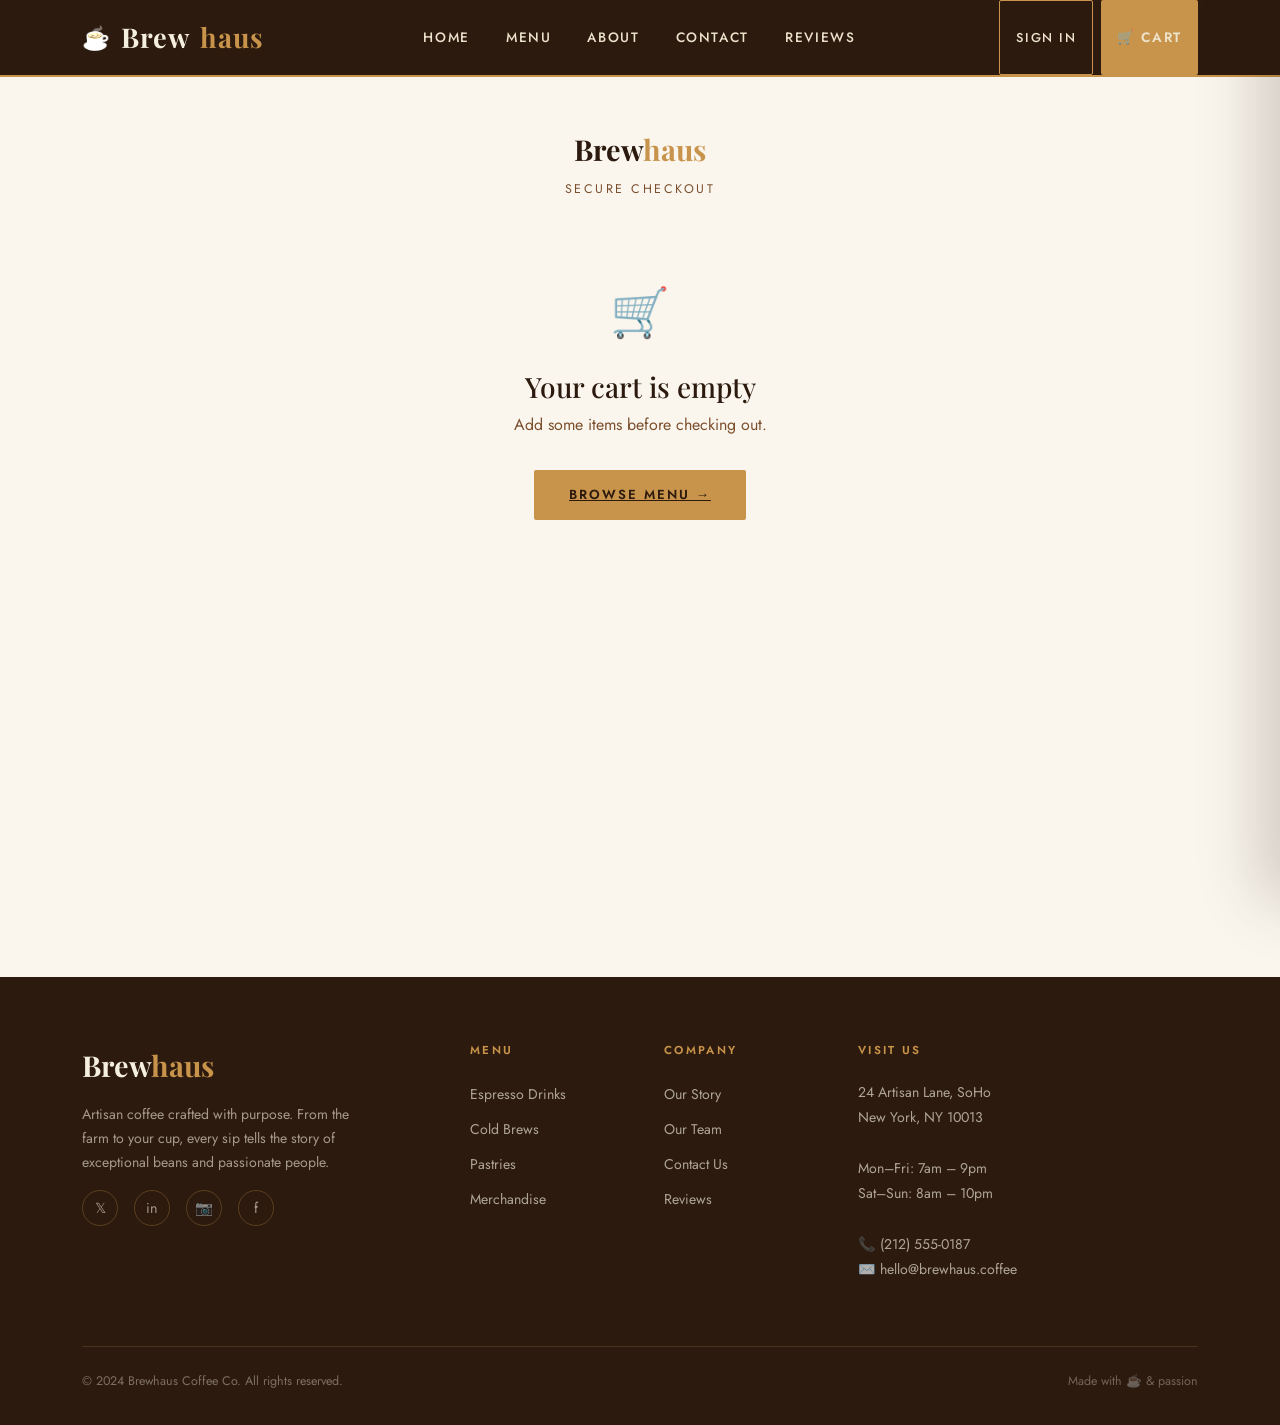
<file: pages/checkout.html>
<!DOCTYPE html>
<html lang="en">
<head>
  <meta charset="UTF-8">
  <meta name="viewport" content="width=device-width, initial-scale=1.0">
  <title>Checkout — Brewhaus Coffee</title>
  <link rel="icon" href="data:image/svg+xml,<svg xmlns='http://www.w3.org/2000/svg' viewBox='0 0 100 100'><text y='.9em' font-size='90'>☕</text></svg>">
  <link rel="stylesheet" href="https://cdnjs.cloudflare.com/ajax/libs/bootstrap/5.3.2/css/bootstrap.min.css">
  <link rel="stylesheet" href="../css/style.css">
</head>
<body>

<div id="nav-placeholder"></div>

<!-- Checkout -->
<section class="checkout-section">
  <div class="container">
    <div class="text-center mb-4 fade-up">
      <a href="../index.html" style="font-family:'Playfair Display',serif;font-size:1.8rem;font-weight:700;color:var(--espresso);text-decoration:none;">Brew<span style="color:var(--caramel);">haus</span></a>
      <p style="font-size:0.78rem;letter-spacing:0.2em;text-transform:uppercase;color:var(--mocha);margin-top:0.3rem;">Secure Checkout</p>
    </div>

    <div id="cart-empty-msg" style="display:none;" class="text-center py-5">
      <div style="font-size:3rem;margin-bottom:1rem;">🛒</div>
      <h3 style="font-family:'Playfair Display',serif;color:var(--espresso);">Your cart is empty</h3>
      <p style="color:var(--mocha);">Add some items before checking out.</p>
      <a href="menu.html" class="btn-brewhaus mt-3">Browse Menu →</a>
    </div>

    <div id="checkout-content">
      <div class="row g-4">
        <!-- LEFT: Forms -->
        <div class="col-lg-7 fade-up">

          <!-- Guest Notice -->
          <div id="guest-notice" style="background:rgba(200,147,74,0.08);border:1px solid rgba(200,147,74,0.25);border-radius:4px;padding:1rem 1.3rem;margin-bottom:1.5rem;font-size:0.85rem;color:var(--mocha);">
            🛍️ Ordering as a <strong>guest</strong>.
            <button class="auth-btn-nav" data-tab="login" data-bs-toggle="modal" data-bs-target="#authModal" style="border:none;background:none;color:var(--caramel);font-weight:600;cursor:pointer;font-size:0.85rem;padding:0 0 0 6px;text-decoration:underline;">Sign in for faster checkout</button>
          </div>

          <!-- Step 1: Delivery -->
          <div class="checkout-box mb-4">
            <div class="checkout-step-title">
              <span class="step-number">1</span>
              Delivery Information
            </div>
            <form id="delivery-form" class="form-brewhaus">
              <div class="row g-3">
                <div class="col-md-6">
                  <label>First Name *</label>
                  <input type="text" id="d-fname" class="form-control" placeholder="Jane" required>
                </div>
                <div class="col-md-6">
                  <label>Last Name *</label>
                  <input type="text" id="d-lname" class="form-control" placeholder="Doe" required>
                </div>
                <div class="col-12">
                  <label>Email Address *</label>
                  <input type="email" id="d-email" class="form-control" placeholder="jane@example.com" required>
                </div>
                <div class="col-md-6">
                  <label>Phone Number *</label>
                  <input type="tel" id="d-phone" class="form-control" placeholder="(555) 000-0000" required>
                </div>
                <div class="col-md-6">
                  <label>City *</label>
                  <input type="text" id="d-city" class="form-control" placeholder="New York" required>
                </div>
                <div class="col-12">
                  <label>Street Address *</label>
                  <input type="text" id="d-street" class="form-control" placeholder="123 Main Street, Apt 4B" required>
                </div>
                <div class="col-md-4">
                  <label>State</label>
                  <input type="text" id="d-state" class="form-control" value="NY">
                </div>
                <div class="col-md-4">
                  <label>ZIP Code *</label>
                  <input type="text" id="d-zip" class="form-control" placeholder="10013" required>
                </div>
                <div class="col-md-4">
                  <label>Delivery Type</label>
                  <select id="d-type" class="form-select" onchange="updateDelivery()">
                    <option value="0">Pickup (Free)</option>
                    <option value="3.99" selected>Standard ($3.99)</option>
                    <option value="7.99">Express ($7.99)</option>
                  </select>
                </div>
                <div class="col-12">
                  <label>Order Notes (optional)</label>
                  <textarea id="d-notes" class="form-control" rows="2" placeholder="Extra napkins, specific instructions..."></textarea>
                </div>
              </div>
            </form>
          </div>

          <!-- Step 2: Payment -->
          <div class="checkout-box">
            <div class="checkout-step-title">
              <span class="step-number">2</span>
              Payment Method
            </div>
            <div class="row g-3 mb-3">
              <div class="col-12">
                <div class="payment-option" id="pay-cod" onclick="selectPayment('cod')">
                  <span class="payment-icon">💵</span>
                  <div>
                    <div class="payment-label">Cash on Delivery</div>
                    <div class="payment-desc">Pay when your order arrives. Only available for delivery orders.</div>
                  </div>
                </div>
              </div>
              <div class="col-12">
                <div class="payment-option selected" id="pay-card" onclick="selectPayment('card')">
                  <span class="payment-icon">💳</span>
                  <div>
                    <div class="payment-label">Credit / Debit Card</div>
                    <div class="payment-desc">Visa, Mastercard, Amex, Discover. Secured by 256-bit SSL encryption.</div>
                  </div>
                </div>
              </div>
            </div>

            <!-- Card Form -->
            <div id="card-form-section" class="form-brewhaus">
              <div class="row g-3">
                <div class="col-12">
                  <label>Cardholder Name *</label>
                  <input type="text" id="card-name" class="form-control" placeholder="Jane M. Doe">
                </div>
                <div class="col-12">
                  <label>Card Number *</label>
                  <div class="card-input-group">
                    <input type="text" id="card-number" class="form-control" placeholder="1234 5678 9012 3456" maxlength="19">
                    <div class="card-icons">💳</div>
                  </div>
                </div>
                <div class="col-md-6">
                  <label>Expiry Date *</label>
                  <input type="text" id="card-expiry" class="form-control" placeholder="MM / YY" maxlength="7">
                </div>
                <div class="col-md-6">
                  <label>CVV *</label>
                  <input type="text" id="card-cvv" class="form-control" placeholder="•••" maxlength="4">
                </div>
              </div>
            </div>

            <!-- COD Info -->
            <div id="cod-info-section" style="display:none;background:rgba(200,147,74,0.06);border:1px solid rgba(200,147,74,0.2);border-radius:4px;padding:1.2rem;margin-top:0.5rem;">
              <p style="font-size:0.88rem;color:var(--mocha);margin:0;">
                💵 <strong>Cash on Delivery selected.</strong> Please have the exact amount ready when our delivery partner arrives. Our drivers carry limited change.
              </p>
            </div>
          </div>
        </div>

        <!-- RIGHT: Order Summary -->
        <div class="col-lg-5 fade-up">
          <div class="checkout-box" style="position:sticky;top:90px;">
            <div class="checkout-step-title" style="font-size:1.1rem;">
              <span class="step-number" style="background:var(--espresso);">☕</span>
              Order Summary
            </div>
            <div id="summary-items"></div>
            <hr style="border-color:var(--parchment);">
            <div class="d-flex justify-content-between" style="font-size:0.85rem;color:var(--mocha);margin-bottom:0.4rem;">
              <span>Subtotal</span>
              <span id="summary-subtotal">$0.00</span>
            </div>
            <div class="d-flex justify-content-between" style="font-size:0.85rem;color:var(--mocha);margin-bottom:0.4rem;">
              <span>Delivery</span>
              <span id="summary-delivery">$3.99</span>
            </div>
            <div class="d-flex justify-content-between" style="font-size:0.85rem;color:var(--mocha);margin-bottom:0.4rem;">
              <span>Tax (8.875%)</span>
              <span id="summary-tax">$0.00</span>
            </div>
            <div class="order-summary-total">
              <span>Total</span>
              <span id="summary-grand">$0.00</span>
            </div>

            <p id="checkout-error" class="text-danger small mt-2" style="display:none;"></p>
            <button class="btn-brewhaus w-100 mt-3" id="place-order-btn" style="font-size:0.88rem;justify-content:center;">
              Place Order →
            </button>
            <p style="font-size:0.72rem;color:var(--mocha);text-align:center;margin-top:0.8rem;line-height:1.5;">
              🔒 Your payment is secured. By placing your order you agree to our Terms & Privacy Policy.
            </p>
            <div style="display:flex;gap:0.5rem;justify-content:center;font-size:1.5rem;margin-top:0.5rem;opacity:0.4;">
              💳 🔒 ✅
            </div>
          </div>
        </div>
      </div>
    </div>
  </div>
</section>

<div id="footer-placeholder"></div>

<script src="https://cdnjs.cloudflare.com/ajax/libs/jquery/3.7.1/jquery.min.js"></script>
<script src="https://cdnjs.cloudflare.com/ajax/libs/bootstrap/5.3.2/js/bootstrap.bundle.min.js"></script>
<script src="../js/components.js"></script>
<script src="../js/main.js"></script>
<script>
  document.getElementById('nav-placeholder').innerHTML = BrewhausNav();
  document.getElementById('footer-placeholder').innerHTML = BrewhausFooter();

  let selectedPayment = 'card';
  let deliveryFee = 3.99;

  function selectPayment(type) {
    selectedPayment = type;
    $('#pay-cod, #pay-card').removeClass('selected');
    $(`#pay-${type}`).addClass('selected');
    if (type === 'card') {
      $('#card-form-section').show();
      $('#cod-info-section').hide();
    } else {
      $('#card-form-section').hide();
      $('#cod-info-section').show();
    }
  }

  function updateDelivery() {
    deliveryFee = parseFloat($('#d-type').val());
    renderSummary();
  }

  window.updateDelivery = updateDelivery;
  window.selectPayment = selectPayment;

  function renderSummary() {
    const items = Cart.items;
    if (items.length === 0) {
      $('#checkout-content').hide();
      $('#cart-empty-msg').show();
      return;
    }
    $('#checkout-content').show();
    $('#cart-empty-msg').hide();

    let html = '';
    items.forEach(item => {
      html += `<div class="order-summary-item">
        <span>${item.name} × ${item.qty}</span>
        <span>$${(item.price * item.qty).toFixed(2)}</span>
      </div>`;
    });
    $('#summary-items').html(html);

    const subtotal = Cart.getTotal();
    const tax = subtotal * 0.08875;
    const grand = subtotal + deliveryFee + tax;

    $('#summary-subtotal').text('$' + subtotal.toFixed(2));
    $('#summary-delivery').text(deliveryFee === 0 ? 'Free' : '$' + deliveryFee.toFixed(2));
    $('#summary-tax').text('$' + tax.toFixed(2));
    $('#summary-grand').text('$' + grand.toFixed(2));
  }

  // Show user info if logged in
  $(document).ready(function () {
    renderSummary();

    if (Auth.isLoggedIn()) {
      $('#guest-notice').hide();
      const u = Auth.current;
      const nameParts = u.name.split(' ');
      if ($('#d-fname').length) {
        $('#d-fname').val(nameParts[0] || '');
        $('#d-lname').val(nameParts[1] || '');
        $('#d-email').val(u.email || '');
      }
    }

    // Card number formatting
    $('#card-number').on('input', function () {
      let v = $(this).val().replace(/\D/g, '').slice(0, 16);
      v = v.replace(/(\d{4})(?=\d)/g, '$1 ');
      $(this).val(v);
    });

    $('#card-expiry').on('input', function () {
      let v = $(this).val().replace(/\D/g, '').slice(0, 4);
      if (v.length > 2) v = v.slice(0, 2) + ' / ' + v.slice(2);
      $(this).val(v);
    });

    // Place order
    $('#place-order-btn').on('click', function () {
      const fname = $('#d-fname').val().trim();
      const email = $('#d-email').val().trim();
      const phone = $('#d-phone').val().trim();
      const street = $('#d-street').val().trim();
      const zip = $('#d-zip').val().trim();

      if (!fname || !email || !phone || !street || !zip) {
        $('#checkout-error').text('Please fill in all required delivery fields.').show();
        $('html,body').animate({ scrollTop: 200 }, 400);
        return;
      }

      if (selectedPayment === 'card') {
        const cardName = $('#card-name').val().trim();
        const cardNum = $('#card-number').val().replace(/\s/g, '');
        const expiry = $('#card-expiry').val().trim();
        const cvv = $('#card-cvv').val().trim();
        if (!cardName || cardNum.length < 16 || !expiry || !cvv) {
          $('#checkout-error').text('Please complete your card details.').show();
          return;
        }
      }
      $('#checkout-error').hide();

      // Clear cart and redirect
      sessionStorage.removeItem('bh_cart');
      window.location.href = 'order-success.html';
    });
  });
</script>
</body>
</html>
</file>
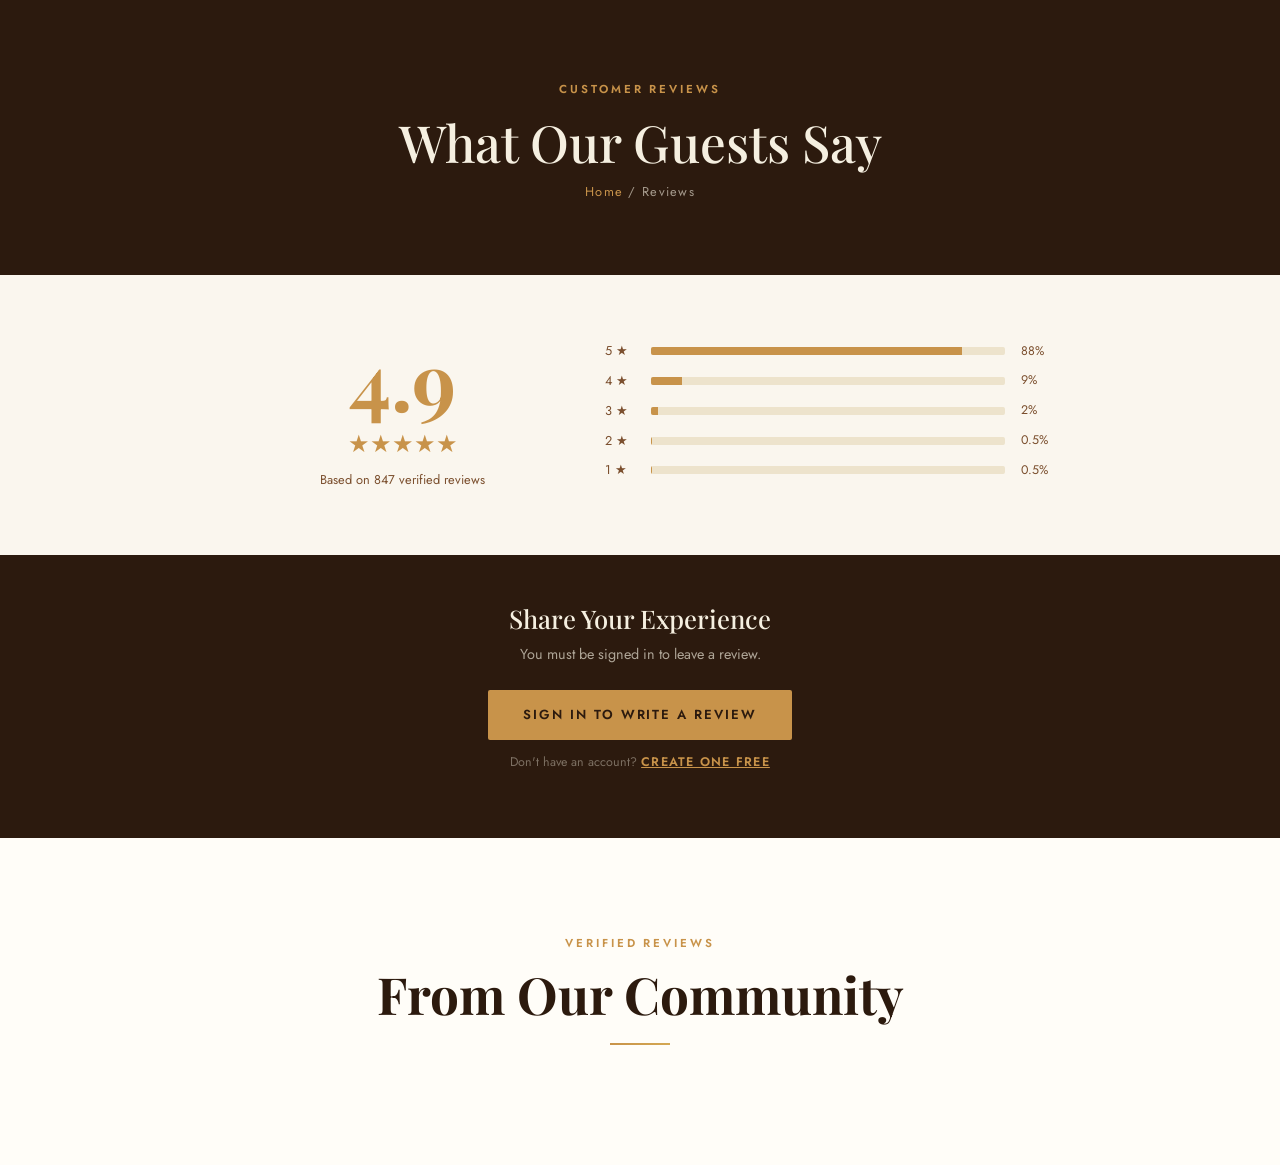
<file: pages/feedback.html>
<!DOCTYPE html>
<html lang="en">
<head>
  <meta charset="UTF-8">
  <meta name="viewport" content="width=device-width, initial-scale=1.0">
  <title>Reviews — Brewhaus Coffee</title>
  <link rel="icon" href="data:image/svg+xml,<svg xmlns='http://www.w3.org/2000/svg' viewBox='0 0 100 100'><text y='.9em' font-size='90'>☕</text></svg>">
  <link rel="stylesheet" href="https://cdnjs.cloudflare.com/ajax/libs/bootstrap/5.3.2/css/bootstrap.min.css">
  <link rel="stylesheet" href="../css/style.css">
</head>
<body>

<div id="nav-placeholder"></div>

<!-- Page Header -->
<section class="page-header">
  <div class="container page-header-content text-center">
    <span class="section-eyebrow">Customer Reviews</span>
    <h1 class="page-title">What Our Guests Say</h1>
    <p class="page-breadcrumb"><a href="../index.html">Home</a> / Reviews</p>
  </div>
</section>

<!-- RATING SUMMARY -->
<section class="section-pad-sm bg-foam">
  <div class="container">
    <div class="row g-4 align-items-center justify-content-center fade-up">
      <div class="col-md-4 text-center">
        <div style="font-family:'Playfair Display',serif;font-size:5rem;font-weight:700;color:var(--caramel);line-height:1;">4.9</div>
        <div style="font-size:1.5rem;color:var(--caramel);margin:0.3rem 0;">★★★★★</div>
        <div style="font-size:0.8rem;color:var(--mocha);">Based on 847 verified reviews</div>
      </div>
      <div class="col-md-5">
        <div class="rating-bar-row mb-2">
          <div style="display:flex;align-items:center;gap:1rem;margin-bottom:0.5rem;">
            <span style="font-size:0.8rem;color:var(--mocha);white-space:nowrap;width:30px;">5 ★</span>
            <div style="flex:1;background:var(--parchment);border-radius:2px;height:8px;overflow:hidden;">
              <div style="background:var(--caramel);height:100%;width:88%;"></div>
            </div>
            <span style="font-size:0.78rem;color:var(--mocha);white-space:nowrap;width:35px;">88%</span>
          </div>
          <div style="display:flex;align-items:center;gap:1rem;margin-bottom:0.5rem;">
            <span style="font-size:0.8rem;color:var(--mocha);white-space:nowrap;width:30px;">4 ★</span>
            <div style="flex:1;background:var(--parchment);border-radius:2px;height:8px;overflow:hidden;">
              <div style="background:var(--caramel);height:100%;width:9%;"></div>
            </div>
            <span style="font-size:0.78rem;color:var(--mocha);white-space:nowrap;width:35px;">9%</span>
          </div>
          <div style="display:flex;align-items:center;gap:1rem;margin-bottom:0.5rem;">
            <span style="font-size:0.8rem;color:var(--mocha);white-space:nowrap;width:30px;">3 ★</span>
            <div style="flex:1;background:var(--parchment);border-radius:2px;height:8px;overflow:hidden;">
              <div style="background:var(--caramel);height:100%;width:2%;"></div>
            </div>
            <span style="font-size:0.78rem;color:var(--mocha);white-space:nowrap;width:35px;">2%</span>
          </div>
          <div style="display:flex;align-items:center;gap:1rem;margin-bottom:0.5rem;">
            <span style="font-size:0.8rem;color:var(--mocha);white-space:nowrap;width:30px;">2 ★</span>
            <div style="flex:1;background:var(--parchment);border-radius:2px;height:8px;overflow:hidden;">
              <div style="background:var(--caramel);height:100%;width:0.5%;"></div>
            </div>
            <span style="font-size:0.78rem;color:var(--mocha);white-space:nowrap;width:35px;">0.5%</span>
          </div>
          <div style="display:flex;align-items:center;gap:1rem;">
            <span style="font-size:0.8rem;color:var(--mocha);white-space:nowrap;width:30px;">1 ★</span>
            <div style="flex:1;background:var(--parchment);border-radius:2px;height:8px;overflow:hidden;">
              <div style="background:var(--caramel);height:100%;width:0.5%;"></div>
            </div>
            <span style="font-size:0.78rem;color:var(--mocha);white-space:nowrap;width:35px;">0.5%</span>
          </div>
        </div>
      </div>
    </div>
  </div>
</section>

<!-- SUBMIT REVIEW SECTION -->
<section style="background: var(--espresso); padding: 3rem 0;">
  <div class="container">
    <div class="row justify-content-center">
      <div class="col-lg-8 text-center fade-up">
        <div id="auth-review-gate">
          <h3 style="font-family:'Playfair Display',serif;color:var(--cream);font-size:1.6rem;margin-bottom:0.5rem;">Share Your Experience</h3>
          <p style="color:rgba(245,239,224,0.65);font-size:0.9rem;margin-bottom:1.5rem;">You must be signed in to leave a review.</p>
          <button class="btn-brewhaus" data-tab="login" data-bs-toggle="modal" data-bs-target="#authModal">Sign In to Write a Review</button>
          <p style="color:rgba(245,239,224,0.4);font-size:0.78rem;margin-top:0.8rem;">Don't have an account? <button class="auth-tab-btn" data-tab="register" data-bs-toggle="modal" data-bs-target="#authModal" style="color:var(--caramel);background:none;border:none;font-size:0.78rem;padding:0;cursor:pointer;text-decoration:underline;">Create one free</button></p>
        </div>

        <div id="review-form-container" style="display:none;">
          <h3 style="font-family:'Playfair Display',serif;color:var(--cream);font-size:1.6rem;margin-bottom:0.5rem;">Share Your Experience</h3>
          <p style="color:rgba(245,239,224,0.65);font-size:0.9rem;margin-bottom:1.5rem;">Your review will appear publicly with your name.</p>
          <form id="review-form" class="form-brewhaus" style="text-align:left;background:rgba(255,255,255,0.05);padding:2rem;border-radius:4px;border:1px solid rgba(200,147,74,0.2);">
            <div class="row g-3">
              <div class="col-md-6">
                <label style="color:rgba(245,239,224,0.7);">Your Rating *</label>
                <div class="star-rating" id="star-input">
                  <input type="radio" name="rating" id="s5" value="5"><label for="s5">★</label>
                  <input type="radio" name="rating" id="s4" value="4"><label for="s4">★</label>
                  <input type="radio" name="rating" id="s3" value="3"><label for="s3">★</label>
                  <input type="radio" name="rating" id="s2" value="2"><label for="s2">★</label>
                  <input type="radio" name="rating" id="s1" value="1"><label for="s1">★</label>
                </div>
              </div>
              <div class="col-md-6">
                <label style="color:rgba(245,239,224,0.7);">Favorite Item</label>
                <input type="text" id="r-item" class="form-control" placeholder="e.g. Iced Caramel Latte">
              </div>
              <div class="col-12">
                <label style="color:rgba(245,239,224,0.7);">Title</label>
                <input type="text" id="r-title" class="form-control" placeholder="Sum up your experience" required>
              </div>
              <div class="col-12">
                <label style="color:rgba(245,239,224,0.7);">Your Review *</label>
                <textarea id="r-text" class="form-control" rows="4" placeholder="Tell us about your visit..." required style="resize:vertical;"></textarea>
              </div>
              <div class="col-12">
                <p id="review-error" class="text-danger small" style="display:none;"></p>
                <button type="submit" class="btn-brewhaus">Post Review →</button>
              </div>
            </div>
          </form>
        </div>
      </div>
    </div>
  </div>
</section>

<!-- REVIEWS GRID -->
<section class="section-pad">
  <div class="container">
    <div class="text-center mb-5 fade-up">
      <span class="section-eyebrow">Verified Reviews</span>
      <h2 class="section-title">From Our Community</h2>
      <span class="divider-gold center"></span>
    </div>
    <div class="row g-4" id="reviews-grid">
      <!-- Seeded reviews rendered by JS below -->
    </div>
  </div>
</section>

<div id="footer-placeholder"></div>

<script src="https://cdnjs.cloudflare.com/ajax/libs/jquery/3.7.1/jquery.min.js"></script>
<script src="https://cdnjs.cloudflare.com/ajax/libs/bootstrap/5.3.2/js/bootstrap.bundle.min.js"></script>
<script src="../js/components.js"></script>
<script src="../js/main.js"></script>
<script>
  document.getElementById('nav-placeholder').innerHTML = BrewhausNav();
  document.getElementById('footer-placeholder').innerHTML = BrewhausFooter();

  $(document).ready(function () {

    // Seed reviews
    const seedReviews = [
      { name: 'Sofia Eriksson', initials: 'SE', rating: 5, title: 'A transcendent cold brew experience', text: 'The nitro cold brew is absolutely phenomenal. I've been to cafes across three continents and Brewhaus holds its own with the very best. The cascading pour alone is worth the trip.', item: 'Nitro Cold Brew', date: 'Dec 12, 2024', verified: true },
      { name: 'Marcus Kim', initials: 'MK', rating: 5, title: 'My morning ritual, perfected', text: 'My morning ritual starts and ends here. The iced caramel latte is perfect every single time — never too sweet, never watered down. The staff know my order by heart.', item: 'Iced Caramel Latte', date: 'Dec 8, 2024', verified: true },
      { name: 'Amara Laurent', initials: 'AL', rating: 5, title: 'Finally, sustainability AND great coffee', text: 'Finally a cafe that takes sustainability seriously without compromising on taste. Their almond croissant with a flat white is my weekend salvation. The team is warm and knowledgeable.', item: 'Flat White + Almond Croissant', date: 'Nov 29, 2024', verified: true },
      { name: 'James O\'Connor', initials: 'JO', rating: 5, title: 'The cortado changed my life', text: 'I never understood why people obsessed over coffee until I had the cortado here. Perfectly balanced, the milk doesn\'t overpower the espresso at all. I\'m a convert.', item: 'Cortado', date: 'Nov 20, 2024', verified: true },
      { name: 'Priya Sharma', initials: 'PS', rating: 4, title: 'Exceptional quality, busy weekends', text: 'The coffee is genuinely world-class. The matcha latte is one of the best I\'ve had outside of Japan. Only reason for 4 stars is the weekend wait times — worth it though!', item: 'Iced Matcha Latte', date: 'Nov 15, 2024', verified: true },
      { name: 'Tom Bergström', initials: 'TB', rating: 5, title: 'The cinnamon roll + americano combo', text: 'Ordered the americano with a cinnamon roll on a rainy Tuesday. This is what happiness tastes like. The cinnamon roll is enormous and the cream cheese icing is restrained but perfect.', item: 'Americano + Cinnamon Roll', date: 'Nov 5, 2024', verified: true },
    ];

    function renderReviews(reviews) {
      let html = '';
      reviews.forEach(r => {
        const stars = '★'.repeat(r.rating) + '☆'.repeat(5 - r.rating);
        html += `
          <div class="col-md-6 col-lg-4 fade-up">
            <div class="testimonial-card">
              <div class="d-flex justify-content-between align-items-start mb-2">
                <div class="stars" style="font-size:0.9rem;">${stars}</div>
                ${r.verified ? '<span style="font-size:0.65rem;letter-spacing:0.1em;text-transform:uppercase;color:var(--caramel);font-weight:600;border:1px solid rgba(200,147,74,0.4);padding:2px 6px;border-radius:2px;">✓ Verified</span>' : ''}
              </div>
              <p class="testimonial-text">"${r.text}"</p>
              ${r.item ? `<p style="font-size:0.75rem;color:var(--caramel);font-weight:600;margin-bottom:0.8rem;">☕ ${r.item}</p>` : ''}
              <div class="testimonial-author">
                <div class="author-avatar">${r.initials}</div>
                <div>
                  <div class="author-name">${r.name}</div>
                  <div class="author-tag">${r.date}</div>
                </div>
              </div>
            </div>
          </div>`;
      });
      return html;
    }

    // Load saved reviews from session + seed
    const savedReviews = JSON.parse(sessionStorage.getItem('bh_reviews') || '[]');
    const allReviews = [...savedReviews, ...seedReviews];
    $('#reviews-grid').html(renderReviews(allReviews));

    // Show/hide review form based on auth
    function updateReviewGate() {
      if (Auth.isLoggedIn()) {
        $('#auth-review-gate').hide();
        $('#review-form-container').show();
      } else {
        $('#auth-review-gate').show();
        $('#review-form-container').hide();
      }
    }
    updateReviewGate();
    $(document).on('bh-auth-change', updateReviewGate);

    // Submit review
    $('#review-form').on('submit', function (e) {
      e.preventDefault();
      const ratingVal = $('input[name="rating"]:checked').val();
      if (!ratingVal) { $('#review-error').text('Please select a star rating.').show(); return; }
      const text = $('#r-text').val().trim();
      const title = $('#r-title').val().trim();
      if (!text) { $('#review-error').text('Please write your review.').show(); return; }
      $('#review-error').hide();

      const user = Auth.current;
      const newReview = {
        name: user.name,
        initials: user.name.split(' ').map(n => n[0]).join('').toUpperCase().slice(0, 2),
        rating: parseInt(ratingVal),
        title: title || 'A Brewhaus Experience',
        text: text,
        item: $('#r-item').val().trim(),
        date: new Date().toLocaleDateString('en-US', { month: 'short', day: 'numeric', year: 'numeric' }),
        verified: true
      };

      const saved = JSON.parse(sessionStorage.getItem('bh_reviews') || '[]');
      saved.unshift(newReview);
      sessionStorage.setItem('bh_reviews', JSON.stringify(saved));

      const updated = [...saved, ...seedReviews];
      $('#reviews-grid').html(renderReviews(updated));
      this.reset();
      showToast('Your review has been posted! Thank you ☕');
      $('html,body').animate({ scrollTop: $('#reviews-grid').offset().top - 100 }, 600);
    });

  });
</script>
</body>
</html>
</file>
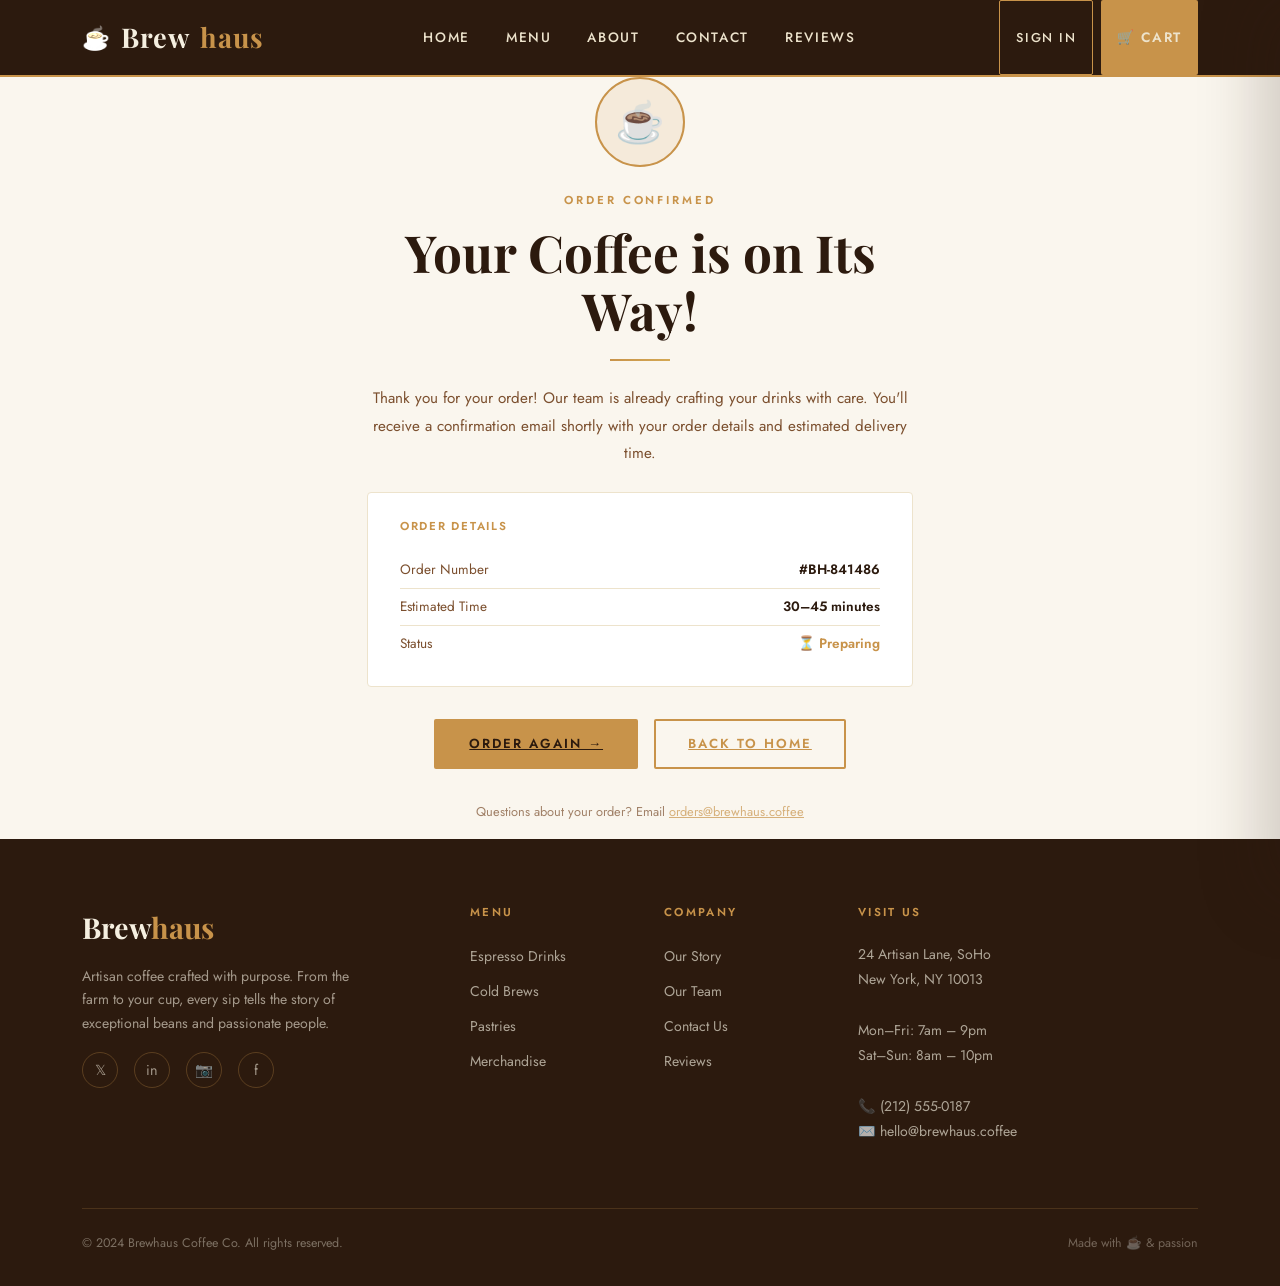
<file: pages/order-success.html>
<!DOCTYPE html>
<html lang="en">
<head>
  <meta charset="UTF-8">
  <meta name="viewport" content="width=device-width, initial-scale=1.0">
  <title>Order Confirmed — Brewhaus Coffee</title>
  <link rel="icon" href="data:image/svg+xml,<svg xmlns='http://www.w3.org/2000/svg' viewBox='0 0 100 100'><text y='.9em' font-size='90'>☕</text></svg>">
  <link rel="stylesheet" href="https://cdnjs.cloudflare.com/ajax/libs/bootstrap/5.3.2/css/bootstrap.min.css">
  <link rel="stylesheet" href="../css/style.css">
</head>
<body>

<div id="nav-placeholder"></div>

<section class="success-section">
  <div class="container">
    <div class="row justify-content-center">
      <div class="col-lg-6 text-center fade-up">
        <div class="success-icon">☕</div>
        <span class="section-eyebrow">Order Confirmed</span>
        <h1 class="section-title mt-2">Your Coffee is on Its Way!</h1>
        <span class="divider-gold center"></span>
        <p style="color:var(--mocha);margin:1.5rem 0;font-size:0.95rem;line-height:1.8;">
          Thank you for your order! Our team is already crafting your drinks with care. You'll receive a confirmation email shortly with your order details and estimated delivery time.
        </p>

        <div style="background:#fff;border:1px solid var(--parchment);border-radius:4px;padding:1.5rem 2rem;text-align:left;margin-bottom:2rem;">
          <div style="font-size:0.72rem;letter-spacing:0.15em;text-transform:uppercase;font-weight:600;color:var(--caramel);margin-bottom:1rem;">Order Details</div>
          <div style="display:flex;justify-content:space-between;font-size:0.85rem;color:var(--mocha);padding:0.4rem 0;border-bottom:1px solid var(--parchment);">
            <span>Order Number</span>
            <span style="font-weight:600;color:var(--espresso);" id="order-num">#BH-000000</span>
          </div>
          <div style="display:flex;justify-content:space-between;font-size:0.85rem;color:var(--mocha);padding:0.4rem 0;border-bottom:1px solid var(--parchment);">
            <span>Estimated Time</span>
            <span style="font-weight:600;color:var(--espresso);">30–45 minutes</span>
          </div>
          <div style="display:flex;justify-content:space-between;font-size:0.85rem;color:var(--mocha);padding:0.4rem 0;">
            <span>Status</span>
            <span style="color:var(--caramel);font-weight:600;">⏳ Preparing</span>
          </div>
        </div>

        <div style="display:flex;gap:1rem;justify-content:center;flex-wrap:wrap;">
          <a href="menu.html" class="btn-brewhaus">Order Again →</a>
          <a href="../index.html" class="btn-brewhaus-outline">Back to Home</a>
        </div>

        <p style="margin-top:2rem;font-size:0.8rem;color:var(--mocha);opacity:0.7;">
          Questions about your order? Email <a href="mailto:orders@brewhaus.coffee" style="color:var(--caramel);">orders@brewhaus.coffee</a>
        </p>
      </div>
    </div>
  </div>
</section>

<div id="footer-placeholder"></div>

<script src="https://cdnjs.cloudflare.com/ajax/libs/jquery/3.7.1/jquery.min.js"></script>
<script src="https://cdnjs.cloudflare.com/ajax/libs/bootstrap/5.3.2/js/bootstrap.bundle.min.js"></script>
<script src="../js/components.js"></script>
<script src="../js/main.js"></script>
<script>
  document.getElementById('nav-placeholder').innerHTML = BrewhausNav();
  document.getElementById('footer-placeholder').innerHTML = BrewhausFooter();
  // Generate random order number
  const orderNum = '#BH-' + Math.floor(100000 + Math.random() * 900000);
  document.getElementById('order-num').textContent = orderNum;
</script>
</body>
</html>
</file>
<file: css/style.css>
/* =============================================
   BREWHAUS COFFEE — MAIN STYLESHEET
   Aesthetic: Warm luxury editorial / refined cafe
   ============================================= */

@import url('https://fonts.googleapis.com/css2?family=Playfair+Display:ital,wght@0,400;0,600;0,700;1,400;1,600&family=Jost:wght@300;400;500;600&family=Cormorant+Garamond:ital,wght@0,400;0,600;1,400&display=swap');

/* ---- CSS Variables ---- */
:root {
  --cream: #F5EFE0;
  --parchment: #EDE3CC;
  --caramel: #C8934A;
  --espresso: #2C1A0E;
  --roast: #4A2C17;
  --mocha: #7B4F2E;
  --foam: #FAF6EE;
  --gold: #D4A853;
  --warm-white: #FFFDF8;
  --text-dark: #1E110A;
  --text-mid: #5A3E2B;
  --shadow: 0 8px 40px rgba(44,26,14,0.12);
  --shadow-lg: 0 20px 60px rgba(44,26,14,0.18);
  --radius: 4px;
  --transition: all 0.35s cubic-bezier(0.4, 0, 0.2, 1);
}

/* ---- Base ---- */
*, *::before, *::after { box-sizing: border-box; margin: 0; padding: 0; }

html { scroll-behavior: smooth; }

body {
  font-family: 'Jost', sans-serif;
  font-weight: 400;
  background-color: var(--warm-white);
  color: var(--text-dark);
  line-height: 1.7;
  overflow-x: hidden;
}

h1, h2, h3, h4, h5 {
  font-family: 'Playfair Display', serif;
  line-height: 1.2;
  color: var(--espresso);
}

.font-cormorant { font-family: 'Cormorant Garamond', serif; }

/* ---- Navbar ---- */
.navbar-brewhaus {
  background: var(--espresso);
  padding: 0 2rem;
  position: sticky;
  top: 0;
  z-index: 1000;
  border-bottom: 2px solid var(--caramel);
  transition: var(--transition);
}

.navbar-brewhaus .navbar-brand {
  font-family: 'Playfair Display', serif;
  font-size: 1.7rem;
  font-weight: 700;
  color: var(--cream) !important;
  letter-spacing: 0.03em;
  line-height: 1;
  display: flex;
  align-items: center;
  gap: 10px;
}

.navbar-brewhaus .navbar-brand span {
  color: var(--caramel);
}

.brand-icon {
  font-size: 1.4rem;
  filter: sepia(1) brightness(1.5);
}

.navbar-brewhaus .nav-link {
  font-family: 'Jost', sans-serif;
  font-weight: 500;
  font-size: 0.85rem;
  letter-spacing: 0.12em;
  text-transform: uppercase;
  color: var(--parchment) !important;
  padding: 1.6rem 1rem !important;
  position: relative;
  transition: var(--transition);
}

.navbar-brewhaus .nav-link::after {
  content: '';
  position: absolute;
  bottom: 0;
  left: 1rem;
  right: 1rem;
  height: 2px;
  background: var(--caramel);
  transform: scaleX(0);
  transition: transform 0.3s ease;
}

.navbar-brewhaus .nav-link:hover,
.navbar-brewhaus .nav-link.active {
  color: var(--caramel) !important;
}

.navbar-brewhaus .nav-link:hover::after,
.navbar-brewhaus .nav-link.active::after {
  transform: scaleX(1);
}

.cart-btn {
  background: var(--caramel);
  color: var(--espresso) !important;
  border-radius: 2px;
  padding: 0.5rem 1.2rem !important;
  font-weight: 600 !important;
  letter-spacing: 0.08em;
  transition: var(--transition) !important;
}

.cart-btn:hover {
  background: var(--gold) !important;
  color: var(--espresso) !important;
}

.cart-btn::after { display: none !important; }

#cart-count {
  background: var(--espresso);
  color: var(--cream);
  border-radius: 50%;
  font-size: 0.7rem;
  padding: 1px 6px;
  margin-left: 5px;
  font-weight: 700;
}

.auth-btn-nav {
  border: 1px solid var(--caramel);
  color: var(--caramel) !important;
  border-radius: 2px;
  padding: 0.4rem 1rem !important;
  font-size: 0.8rem !important;
  transition: var(--transition) !important;
}

.auth-btn-nav:hover {
  background: var(--caramel);
  color: var(--espresso) !important;
}

.auth-btn-nav::after { display: none !important; }

/* ---- Buttons ---- */
.btn-brewhaus {
  background: var(--caramel);
  color: var(--espresso);
  font-family: 'Jost', sans-serif;
  font-weight: 600;
  font-size: 0.82rem;
  letter-spacing: 0.15em;
  text-transform: uppercase;
  padding: 0.85rem 2.2rem;
  border: none;
  border-radius: 2px;
  cursor: pointer;
  transition: var(--transition);
  display: inline-flex;
  align-items: center;
  gap: 8px;
}

.btn-brewhaus:hover {
  background: var(--espresso);
  color: var(--cream);
  transform: translateY(-2px);
  box-shadow: 0 8px 25px rgba(44,26,14,0.3);
}

.btn-brewhaus-outline {
  background: transparent;
  border: 2px solid var(--caramel);
  color: var(--caramel);
  font-family: 'Jost', sans-serif;
  font-weight: 600;
  font-size: 0.82rem;
  letter-spacing: 0.15em;
  text-transform: uppercase;
  padding: 0.75rem 2rem;
  border-radius: 2px;
  cursor: pointer;
  transition: var(--transition);
  display: inline-flex;
  align-items: center;
  gap: 8px;
}

.btn-brewhaus-outline:hover {
  background: var(--caramel);
  color: var(--espresso);
}

.btn-dark-brewhaus {
  background: var(--espresso);
  color: var(--cream);
  font-family: 'Jost', sans-serif;
  font-weight: 600;
  font-size: 0.82rem;
  letter-spacing: 0.15em;
  text-transform: uppercase;
  padding: 0.85rem 2.2rem;
  border: 2px solid var(--espresso);
  border-radius: 2px;
  cursor: pointer;
  transition: var(--transition);
  display: inline-flex;
  align-items: center;
  gap: 8px;
}

.btn-dark-brewhaus:hover {
  background: transparent;
  color: var(--espresso);
  transform: translateY(-2px);
}

/* ---- Section Titles ---- */
.section-eyebrow {
  font-family: 'Jost', sans-serif;
  font-size: 0.72rem;
  font-weight: 600;
  letter-spacing: 0.25em;
  text-transform: uppercase;
  color: var(--caramel);
  display: block;
  margin-bottom: 0.75rem;
}

.section-title {
  font-family: 'Playfair Display', serif;
  font-size: clamp(2rem, 4vw, 3.2rem);
  font-weight: 700;
  color: var(--espresso);
  line-height: 1.15;
}

.section-subtitle {
  font-family: 'Cormorant Garamond', serif;
  font-size: 1.2rem;
  color: var(--mocha);
  font-style: italic;
  margin-top: 0.5rem;
}

.divider-gold {
  width: 60px;
  height: 2px;
  background: linear-gradient(90deg, var(--caramel), var(--gold));
  display: block;
  margin: 1.2rem 0;
}

.divider-gold.center { margin: 1.2rem auto; }

/* ---- Hero Section ---- */
.hero-section {
  min-height: 100vh;
  position: relative;
  display: flex;
  align-items: center;
  overflow: hidden;
}

.hero-bg {
  position: absolute;
  inset: 0;
  background: url('https://images.unsplash.com/photo-1447933601403-0c6688de566e?w=1800&q=80') center/cover no-repeat;
  transform: scale(1.05);
  transition: transform 8s ease;
}

.hero-section:hover .hero-bg { transform: scale(1); }

.hero-overlay {
  position: absolute;
  inset: 0;
  background: linear-gradient(105deg, rgba(44,26,14,0.88) 0%, rgba(44,26,14,0.5) 60%, rgba(44,26,14,0.2) 100%);
}

.hero-content {
  position: relative;
  z-index: 2;
  max-width: 700px;
}

.hero-eyebrow {
  font-family: 'Jost', sans-serif;
  font-size: 0.72rem;
  font-weight: 600;
  letter-spacing: 0.35em;
  text-transform: uppercase;
  color: var(--caramel);
  display: block;
  margin-bottom: 1.5rem;
  opacity: 0;
  animation: fadeUp 0.8s 0.3s forwards;
}

.hero-title {
  font-family: 'Playfair Display', serif;
  font-size: clamp(2.8rem, 6vw, 5rem);
  font-weight: 700;
  color: #fff;
  line-height: 1.1;
  margin-bottom: 1.5rem;
  opacity: 0;
  animation: fadeUp 0.8s 0.5s forwards;
}

.hero-title em {
  color: var(--caramel);
  font-style: italic;
}

.hero-desc {
  font-family: 'Cormorant Garamond', serif;
  font-size: 1.25rem;
  color: rgba(245,239,224,0.85);
  margin-bottom: 2.5rem;
  max-width: 520px;
  opacity: 0;
  animation: fadeUp 0.8s 0.7s forwards;
}

.hero-actions {
  display: flex;
  gap: 1rem;
  flex-wrap: wrap;
  opacity: 0;
  animation: fadeUp 0.8s 0.9s forwards;
}

.hero-scroll {
  position: absolute;
  bottom: 2.5rem;
  left: 50%;
  transform: translateX(-50%);
  z-index: 2;
  display: flex;
  flex-direction: column;
  align-items: center;
  gap: 6px;
  color: rgba(245,239,224,0.6);
  font-size: 0.7rem;
  letter-spacing: 0.2em;
  text-transform: uppercase;
}

.scroll-line {
  width: 1px;
  height: 50px;
  background: linear-gradient(180deg, transparent, var(--caramel));
  animation: scrollLine 2s infinite;
}

@keyframes scrollLine {
  0% { transform: scaleY(0); transform-origin: top; }
  50% { transform: scaleY(1); transform-origin: top; }
  51% { transform-origin: bottom; }
  100% { transform: scaleY(0); transform-origin: bottom; }
}

/* ---- Features Strip ---- */
.features-strip {
  background: var(--espresso);
  padding: 2rem 0;
  border-top: 1px solid rgba(200,147,74,0.3);
}

.feature-item {
  display: flex;
  align-items: center;
  gap: 1rem;
  padding: 0.5rem 1.5rem;
  border-right: 1px solid rgba(200,147,74,0.2);
}

.feature-item:last-child { border-right: none; }

.feature-icon {
  font-size: 1.8rem;
  flex-shrink: 0;
}

.feature-label {
  font-family: 'Jost', sans-serif;
  font-size: 0.78rem;
  font-weight: 600;
  letter-spacing: 0.1em;
  text-transform: uppercase;
  color: var(--caramel);
  display: block;
}

.feature-desc {
  font-size: 0.8rem;
  color: rgba(245,239,224,0.6);
}

/* ---- Product Cards ---- */
.product-card {
  background: #fff;
  border-radius: var(--radius);
  overflow: hidden;
  transition: var(--transition);
  border: 1px solid rgba(200,147,74,0.15);
  height: 100%;
  display: flex;
  flex-direction: column;
}

.product-card:hover {
  transform: translateY(-6px);
  box-shadow: var(--shadow-lg);
  border-color: var(--caramel);
}

.product-img-wrap {
  position: relative;
  overflow: hidden;
  aspect-ratio: 4/3;
}

.product-img-wrap img {
  width: 100%;
  height: 100%;
  object-fit: cover;
  transition: transform 0.5s ease;
}

.product-card:hover .product-img-wrap img { transform: scale(1.06); }

.product-badge {
  position: absolute;
  top: 12px;
  left: 12px;
  background: var(--caramel);
  color: var(--espresso);
  font-size: 0.65rem;
  font-weight: 700;
  letter-spacing: 0.1em;
  text-transform: uppercase;
  padding: 3px 10px;
  border-radius: 2px;
}

.product-body {
  padding: 1.3rem 1.4rem;
  flex: 1;
  display: flex;
  flex-direction: column;
}

.product-name {
  font-family: 'Playfair Display', serif;
  font-size: 1.1rem;
  font-weight: 600;
  color: var(--espresso);
  margin-bottom: 0.3rem;
}

.product-desc {
  font-size: 0.82rem;
  color: var(--mocha);
  line-height: 1.6;
  flex: 1;
}

.product-footer {
  display: flex;
  align-items: center;
  justify-content: space-between;
  margin-top: 1rem;
  padding-top: 0.8rem;
  border-top: 1px solid var(--parchment);
}

.product-price {
  font-family: 'Playfair Display', serif;
  font-size: 1.2rem;
  font-weight: 700;
  color: var(--caramel);
}

.btn-add-cart {
  background: var(--espresso);
  color: var(--cream);
  border: none;
  border-radius: 2px;
  font-size: 0.72rem;
  font-weight: 600;
  letter-spacing: 0.1em;
  text-transform: uppercase;
  padding: 0.5rem 1rem;
  cursor: pointer;
  transition: var(--transition);
}

.btn-add-cart:hover {
  background: var(--caramel);
  color: var(--espresso);
  transform: scale(1.03);
}

/* ---- Category Tabs ---- */
.menu-tabs {
  display: flex;
  gap: 0.5rem;
  flex-wrap: wrap;
  margin-bottom: 2.5rem;
}

.menu-tab {
  background: transparent;
  border: 2px solid var(--parchment);
  color: var(--mocha);
  font-family: 'Jost', sans-serif;
  font-size: 0.78rem;
  font-weight: 600;
  letter-spacing: 0.12em;
  text-transform: uppercase;
  padding: 0.55rem 1.4rem;
  border-radius: 2px;
  cursor: pointer;
  transition: var(--transition);
}

.menu-tab:hover, .menu-tab.active {
  background: var(--espresso);
  border-color: var(--espresso);
  color: var(--cream);
}

/* ---- Cart Sidebar ---- */
#cart-sidebar {
  position: fixed;
  top: 0;
  right: -440px;
  width: 440px;
  max-width: 100vw;
  height: 100vh;
  background: var(--foam);
  z-index: 9999;
  box-shadow: -20px 0 60px rgba(44,26,14,0.2);
  transition: right 0.4s cubic-bezier(0.4, 0, 0.2, 1);
  display: flex;
  flex-direction: column;
}

#cart-sidebar.open { right: 0; }

.cart-header {
  background: var(--espresso);
  color: var(--cream);
  padding: 1.5rem 1.8rem;
  display: flex;
  justify-content: space-between;
  align-items: center;
  flex-shrink: 0;
}

.cart-header h4 {
  font-family: 'Playfair Display', serif;
  color: var(--cream);
  margin: 0;
  font-size: 1.2rem;
}

.cart-close {
  background: none;
  border: none;
  color: var(--cream);
  font-size: 1.5rem;
  cursor: pointer;
  opacity: 0.7;
  transition: opacity 0.2s;
  line-height: 1;
  padding: 0;
}

.cart-close:hover { opacity: 1; }

#cart-items {
  flex: 1;
  overflow-y: auto;
  padding: 1.2rem 1.8rem;
}

.cart-item {
  display: flex;
  gap: 1rem;
  padding: 1rem 0;
  border-bottom: 1px solid var(--parchment);
  align-items: center;
}

.cart-item-img {
  width: 65px;
  height: 65px;
  object-fit: cover;
  border-radius: 2px;
  flex-shrink: 0;
}

.cart-item-info { flex: 1; }

.cart-item-name {
  font-family: 'Playfair Display', serif;
  font-size: 0.95rem;
  font-weight: 600;
  color: var(--espresso);
}

.cart-item-price {
  font-size: 0.82rem;
  color: var(--caramel);
  font-weight: 600;
}

.cart-qty-control {
  display: flex;
  align-items: center;
  gap: 8px;
  margin-top: 5px;
}

.qty-btn {
  width: 26px;
  height: 26px;
  border-radius: 50%;
  border: 1.5px solid var(--caramel);
  background: transparent;
  color: var(--espresso);
  font-size: 1rem;
  font-weight: 600;
  cursor: pointer;
  display: flex;
  align-items: center;
  justify-content: center;
  transition: var(--transition);
  line-height: 1;
}

.qty-btn:hover { background: var(--caramel); }

.qty-num {
  font-size: 0.9rem;
  font-weight: 600;
  min-width: 20px;
  text-align: center;
}

.remove-item {
  background: none;
  border: none;
  color: #ccc;
  cursor: pointer;
  font-size: 1.1rem;
  transition: color 0.2s;
  padding: 0;
  flex-shrink: 0;
}

.remove-item:hover { color: #e55; }

.cart-footer {
  padding: 1.5rem 1.8rem;
  border-top: 2px solid var(--parchment);
  background: #fff;
  flex-shrink: 0;
}

.cart-total-row {
  display: flex;
  justify-content: space-between;
  align-items: baseline;
  margin-bottom: 1rem;
}

.cart-total-label {
  font-family: 'Jost', sans-serif;
  font-size: 0.78rem;
  font-weight: 600;
  letter-spacing: 0.1em;
  text-transform: uppercase;
  color: var(--mocha);
}

.cart-total-amount {
  font-family: 'Playfair Display', serif;
  font-size: 1.6rem;
  font-weight: 700;
  color: var(--espresso);
}

.cart-overlay {
  display: none;
  position: fixed;
  inset: 0;
  background: rgba(44,26,14,0.5);
  z-index: 9998;
  backdrop-filter: blur(3px);
}

.cart-overlay.active { display: block; }

/* ---- Testimonial Cards ---- */
.testimonial-card {
  background: #fff;
  border: 1px solid var(--parchment);
  border-radius: var(--radius);
  padding: 2rem;
  position: relative;
  transition: var(--transition);
}

.testimonial-card:hover {
  box-shadow: var(--shadow);
  border-color: var(--caramel);
}

.testimonial-card::before {
  content: '"';
  font-family: 'Playfair Display', serif;
  font-size: 5rem;
  color: var(--caramel);
  opacity: 0.25;
  position: absolute;
  top: 0.5rem;
  left: 1.5rem;
  line-height: 1;
}

.stars { color: var(--caramel); letter-spacing: 2px; margin-bottom: 0.8rem; }

.testimonial-text {
  font-family: 'Cormorant Garamond', serif;
  font-size: 1.05rem;
  color: var(--text-mid);
  font-style: italic;
  line-height: 1.8;
  margin-bottom: 1.2rem;
}

.testimonial-author {
  display: flex;
  align-items: center;
  gap: 0.8rem;
}

.author-avatar {
  width: 42px;
  height: 42px;
  border-radius: 50%;
  background: var(--caramel);
  display: flex;
  align-items: center;
  justify-content: center;
  color: var(--espresso);
  font-weight: 700;
  font-size: 1rem;
  flex-shrink: 0;
}

.author-name {
  font-family: 'Jost', sans-serif;
  font-size: 0.88rem;
  font-weight: 600;
  color: var(--espresso);
}

.author-tag {
  font-size: 0.72rem;
  color: var(--mocha);
  opacity: 0.8;
}

/* ---- Forms ---- */
.form-brewhaus .form-control,
.form-brewhaus .form-select {
  border: 1.5px solid var(--parchment);
  border-radius: 2px;
  background: #fff;
  padding: 0.8rem 1rem;
  font-family: 'Jost', sans-serif;
  font-size: 0.9rem;
  color: var(--text-dark);
  transition: var(--transition);
}

.form-brewhaus .form-control:focus,
.form-brewhaus .form-select:focus {
  border-color: var(--caramel);
  box-shadow: 0 0 0 3px rgba(200,147,74,0.12);
  outline: none;
}

.form-brewhaus label {
  font-family: 'Jost', sans-serif;
  font-size: 0.78rem;
  font-weight: 600;
  letter-spacing: 0.1em;
  text-transform: uppercase;
  color: var(--mocha);
  margin-bottom: 0.4rem;
  display: block;
}

/* ---- Page Headers ---- */
.page-header {
  background: var(--espresso);
  padding: 5rem 0 3.5rem;
  position: relative;
  overflow: hidden;
}

.page-header::before {
  content: '';
  position: absolute;
  inset: 0;
  background: url('https://images.unsplash.com/photo-1495474472287-4d71bcdd2085?w=1400&q=70') center/cover;
  opacity: 0.12;
}

.page-header-content {
  position: relative;
  z-index: 1;
}

.page-title {
  font-family: 'Playfair Display', serif;
  font-size: clamp(2.2rem, 4vw, 3.5rem);
  color: var(--cream);
  margin-bottom: 0.5rem;
}

.page-breadcrumb {
  font-size: 0.8rem;
  color: rgba(245,239,224,0.6);
  letter-spacing: 0.1em;
}

.page-breadcrumb a { color: var(--caramel); text-decoration: none; }
.page-breadcrumb a:hover { text-decoration: underline; }

/* ---- About Page ---- */
.story-image-wrap {
  position: relative;
}

.story-image-wrap img {
  width: 100%;
  border-radius: var(--radius);
  display: block;
}

.story-image-accent {
  position: absolute;
  bottom: -20px;
  right: -20px;
  width: 70%;
  height: 70%;
  border: 3px solid var(--caramel);
  border-radius: var(--radius);
  z-index: -1;
}

.value-card {
  text-align: center;
  padding: 2rem 1.5rem;
  background: #fff;
  border: 1px solid var(--parchment);
  border-radius: var(--radius);
  transition: var(--transition);
}

.value-card:hover {
  border-color: var(--caramel);
  box-shadow: var(--shadow);
  transform: translateY(-4px);
}

.value-icon {
  font-size: 2.5rem;
  margin-bottom: 1rem;
  display: block;
}

.team-card {
  text-align: center;
  transition: var(--transition);
}

.team-img-wrap {
  width: 140px;
  height: 140px;
  border-radius: 50%;
  overflow: hidden;
  margin: 0 auto 1.2rem;
  border: 3px solid var(--caramel);
}

.team-img-wrap img {
  width: 100%;
  height: 100%;
  object-fit: cover;
}

.team-name {
  font-family: 'Playfair Display', serif;
  font-size: 1.05rem;
  color: var(--espresso);
}

.team-role {
  font-size: 0.78rem;
  color: var(--caramel);
  font-weight: 600;
  letter-spacing: 0.1em;
  text-transform: uppercase;
}

/* ---- Contact Page ---- */
.contact-info-card {
  background: var(--espresso);
  color: var(--cream);
  padding: 2.5rem;
  border-radius: var(--radius);
  height: 100%;
}

.contact-info-card h3 {
  color: var(--caramel);
  font-size: 1.4rem;
  margin-bottom: 1.5rem;
}

.contact-detail {
  display: flex;
  align-items: flex-start;
  gap: 1rem;
  margin-bottom: 1.5rem;
}

.contact-detail-icon {
  font-size: 1.3rem;
  margin-top: 2px;
  flex-shrink: 0;
}

.contact-detail-label {
  font-size: 0.72rem;
  font-weight: 600;
  letter-spacing: 0.15em;
  text-transform: uppercase;
  color: var(--caramel);
  display: block;
  margin-bottom: 2px;
}

.contact-detail-value {
  font-size: 0.9rem;
  color: rgba(245,239,224,0.85);
  line-height: 1.5;
}

.hours-table {
  font-size: 0.85rem;
  color: rgba(245,239,224,0.8);
  width: 100%;
}

.hours-table td { padding: 3px 0; }
.hours-table td:last-child { text-align: right; color: var(--caramel); font-weight: 500; }

/* ---- Auth Modal ---- */
.modal-brewhaus .modal-content {
  border: none;
  border-radius: 4px;
  overflow: hidden;
}

.modal-brewhaus .modal-header {
  background: var(--espresso);
  border: none;
  padding: 1.5rem 2rem;
}

.modal-brewhaus .modal-title {
  font-family: 'Playfair Display', serif;
  color: var(--cream);
  font-size: 1.4rem;
}

.modal-brewhaus .modal-body {
  padding: 2rem;
  background: var(--foam);
}

.modal-brewhaus .btn-close {
  filter: invert(1);
  opacity: 0.7;
}

.auth-tab-btn {
  background: transparent;
  border: none;
  font-family: 'Jost', sans-serif;
  font-size: 0.85rem;
  font-weight: 600;
  letter-spacing: 0.1em;
  text-transform: uppercase;
  color: var(--mocha);
  padding: 0.7rem 1.5rem;
  cursor: pointer;
  border-bottom: 2px solid transparent;
  transition: var(--transition);
}

.auth-tab-btn.active {
  color: var(--caramel);
  border-color: var(--caramel);
}

/* ---- Checkout ---- */
.checkout-section {
  background: var(--foam);
  min-height: 100vh;
  padding: 3rem 0;
}

.checkout-box {
  background: #fff;
  border-radius: var(--radius);
  border: 1px solid var(--parchment);
  padding: 2rem;
}

.checkout-step-title {
  font-family: 'Playfair Display', serif;
  font-size: 1.3rem;
  color: var(--espresso);
  margin-bottom: 1.5rem;
  padding-bottom: 0.8rem;
  border-bottom: 2px solid var(--parchment);
  display: flex;
  align-items: center;
  gap: 0.8rem;
}

.step-number {
  width: 30px;
  height: 30px;
  background: var(--caramel);
  color: var(--espresso);
  border-radius: 50%;
  display: flex;
  align-items: center;
  justify-content: center;
  font-size: 0.85rem;
  font-weight: 700;
  flex-shrink: 0;
}

.payment-option {
  border: 2px solid var(--parchment);
  border-radius: var(--radius);
  padding: 1.2rem 1.5rem;
  cursor: pointer;
  transition: var(--transition);
  display: flex;
  align-items: center;
  gap: 1rem;
}

.payment-option:hover { border-color: var(--caramel); }
.payment-option.selected { border-color: var(--caramel); background: rgba(200,147,74,0.06); }

.payment-icon { font-size: 1.8rem; }

.payment-label {
  font-family: 'Jost', sans-serif;
  font-weight: 600;
  font-size: 0.9rem;
  color: var(--espresso);
}

.payment-desc { font-size: 0.78rem; color: var(--mocha); }

.order-summary-item {
  display: flex;
  justify-content: space-between;
  font-size: 0.88rem;
  padding: 0.4rem 0;
  border-bottom: 1px solid var(--parchment);
}

.order-summary-total {
  display: flex;
  justify-content: space-between;
  font-family: 'Playfair Display', serif;
  font-size: 1.2rem;
  font-weight: 700;
  margin-top: 1rem;
  color: var(--espresso);
}

/* ---- Footer ---- */
footer {
  background: var(--espresso);
  color: var(--parchment);
  padding: 4rem 0 2rem;
}

.footer-brand {
  font-family: 'Playfair Display', serif;
  font-size: 1.8rem;
  font-weight: 700;
  color: var(--cream);
  margin-bottom: 0.8rem;
}

.footer-brand span { color: var(--caramel); }

.footer-desc {
  font-size: 0.88rem;
  color: rgba(245,239,224,0.6);
  line-height: 1.7;
  max-width: 280px;
}

.footer-heading {
  font-family: 'Jost', sans-serif;
  font-size: 0.72rem;
  font-weight: 600;
  letter-spacing: 0.2em;
  text-transform: uppercase;
  color: var(--caramel);
  margin-bottom: 1.2rem;
}

.footer-links { list-style: none; padding: 0; }

.footer-links li { margin-bottom: 0.5rem; }

.footer-links a {
  color: rgba(245,239,224,0.65);
  text-decoration: none;
  font-size: 0.88rem;
  transition: color 0.2s;
}

.footer-links a:hover { color: var(--caramel); }

.footer-bottom {
  border-top: 1px solid rgba(200,147,74,0.2);
  margin-top: 3rem;
  padding-top: 1.5rem;
  display: flex;
  justify-content: space-between;
  align-items: center;
  flex-wrap: wrap;
  gap: 1rem;
}

.footer-copy {
  font-size: 0.78rem;
  color: rgba(245,239,224,0.4);
}

.social-links { display: flex; gap: 1rem; }

.social-link {
  width: 36px;
  height: 36px;
  border: 1px solid rgba(200,147,74,0.3);
  border-radius: 50%;
  display: flex;
  align-items: center;
  justify-content: center;
  color: rgba(245,239,224,0.6);
  text-decoration: none;
  font-size: 0.9rem;
  transition: var(--transition);
}

.social-link:hover {
  border-color: var(--caramel);
  color: var(--caramel);
  background: rgba(200,147,74,0.1);
}

/* ---- Toast / Alert ---- */
.toast-brewhaus {
  position: fixed;
  bottom: 2rem;
  left: 50%;
  transform: translateX(-50%) translateY(100px);
  background: var(--espresso);
  color: var(--cream);
  padding: 0.9rem 2rem;
  border-radius: 4px;
  font-family: 'Jost', sans-serif;
  font-size: 0.88rem;
  font-weight: 500;
  z-index: 99999;
  transition: transform 0.4s cubic-bezier(0.4, 0, 0.2, 1);
  border-left: 3px solid var(--caramel);
  min-width: 280px;
  text-align: center;
  white-space: nowrap;
}

.toast-brewhaus.show { transform: translateX(-50%) translateY(0); }

/* ---- Animations ---- */
@keyframes fadeUp {
  from { opacity: 0; transform: translateY(24px); }
  to { opacity: 1; transform: translateY(0); }
}

.fade-up {
  opacity: 0;
  transform: translateY(30px);
  transition: opacity 0.7s ease, transform 0.7s ease;
}

.fade-up.visible {
  opacity: 1;
  transform: translateY(0);
}

/* ---- Utility ---- */
.bg-cream { background: var(--cream); }
.bg-parchment { background: var(--parchment); }
.bg-espresso { background: var(--espresso); }
.bg-foam { background: var(--foam); }
.text-caramel { color: var(--caramel); }
.text-espresso { color: var(--espresso); }
.text-mocha { color: var(--mocha); }

.section-pad { padding: 6rem 0; }
.section-pad-sm { padding: 4rem 0; }

.empty-cart {
  text-align: center;
  padding: 3rem 1rem;
  color: var(--mocha);
}

.empty-cart .empty-icon { font-size: 3rem; margin-bottom: 1rem; opacity: 0.4; }

/* ---- Rating Stars (feedback) ---- */
.star-rating {
  display: flex;
  flex-direction: row-reverse;
  justify-content: flex-end;
  gap: 4px;
}

.star-rating input {
  display: none;
}

.star-rating label {
  font-size: 1.6rem;
  color: var(--parchment);
  cursor: pointer;
  transition: color 0.2s;
}

.star-rating input:checked ~ label,
.star-rating label:hover,
.star-rating label:hover ~ label {
  color: var(--caramel);
}

/* ---- Card payment form ---- */
.card-input-group {
  position: relative;
}

.card-input-group .card-icons {
  position: absolute;
  right: 12px;
  top: 50%;
  transform: translateY(-50%);
  display: flex;
  gap: 5px;
  font-size: 1.1rem;
}

/* ---- Navbar toggler ---- */
.navbar-toggler { border-color: rgba(200,147,74,0.5) !important; }
.navbar-toggler-icon { 
  background-image: url("data:image/svg+xml,%3csvg xmlns='http://www.w3.org/2000/svg' viewBox='0 0 30 30'%3e%3cpath stroke='rgba(200,147,74,0.8)' stroke-linecap='round' stroke-miterlimit='10' stroke-width='2' d='M4 7h22M4 15h22M4 23h22'/%3e%3c/svg%3e") !important;
}

/* Responsive */
@media (max-width: 992px) {
  .navbar-collapse {
    background: var(--espresso);
    padding: 1rem;
    border-top: 1px solid rgba(200,147,74,0.2);
    margin-top: 0.5rem;
  }

  .feature-item { border-right: none; border-bottom: 1px solid rgba(200,147,74,0.2); }
  .feature-item:last-child { border-bottom: none; }
}

@media (max-width: 768px) {
  .hero-title { font-size: 2.5rem; }
  #cart-sidebar { width: 100%; right: -100%; }
  .section-pad { padding: 4rem 0; }
  .story-image-accent { display: none; }
}

/* ---- Scrollbar ---- */
::-webkit-scrollbar { width: 6px; }
::-webkit-scrollbar-track { background: var(--parchment); }
::-webkit-scrollbar-thumb { background: var(--caramel); border-radius: 3px; }

/* ---- success page ---- */
.success-section {
  min-height: 80vh;
  display: flex;
  align-items: center;
  background: var(--foam);
}

.success-icon {
  width: 90px;
  height: 90px;
  border-radius: 50%;
  background: rgba(200,147,74,0.12);
  border: 2px solid var(--caramel);
  display: flex;
  align-items: center;
  justify-content: center;
  font-size: 2.5rem;
  margin: 0 auto 1.5rem;
}
</file>
